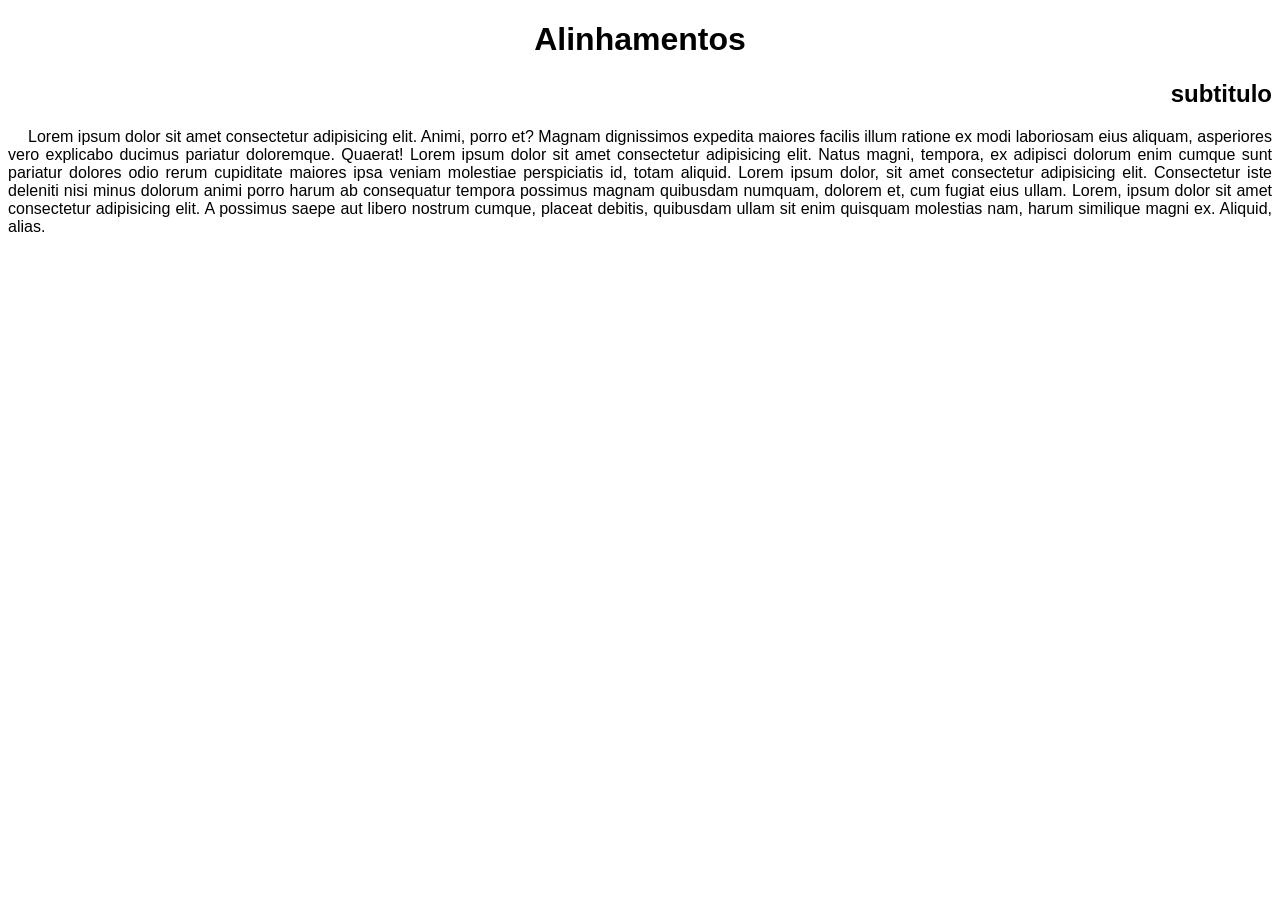
<file: exercicios/alinhamento de texto/index.html>
<!DOCTYPE html>
<html lang="pt-br">
<head>
    <meta charset="UTF-8">
    <meta name="viewport" content="width=device-width, initial-scale=1.0">
    <title>Document</title>
    <link rel="stylesheet" href="style.css">
</head>
<body>
    <h1>Alinhamentos</h1>
    <h2>subtitulo</h2>

    <p>Lorem ipsum dolor sit amet consectetur adipisicing elit. Animi, porro et? Magnam dignissimos expedita maiores facilis illum ratione ex modi laboriosam eius aliquam, asperiores vero explicabo ducimus pariatur doloremque. Quaerat! Lorem ipsum dolor sit amet consectetur adipisicing elit. Natus magni, tempora, ex adipisci dolorum enim cumque sunt pariatur dolores odio rerum cupiditate maiores ipsa veniam molestiae perspiciatis id, totam aliquid. Lorem ipsum dolor, sit amet consectetur adipisicing elit. Consectetur iste deleniti nisi minus dolorum animi porro harum ab consequatur tempora possimus magnam quibusdam numquam, dolorem et, cum fugiat eius ullam. Lorem, ipsum dolor sit amet consectetur adipisicing elit. A possimus saepe aut libero nostrum cumque, placeat debitis, quibusdam ullam sit enim quisquam molestias nam, harum similique magni ex. Aliquid, alias.</p>
</body>
</html>
</file>
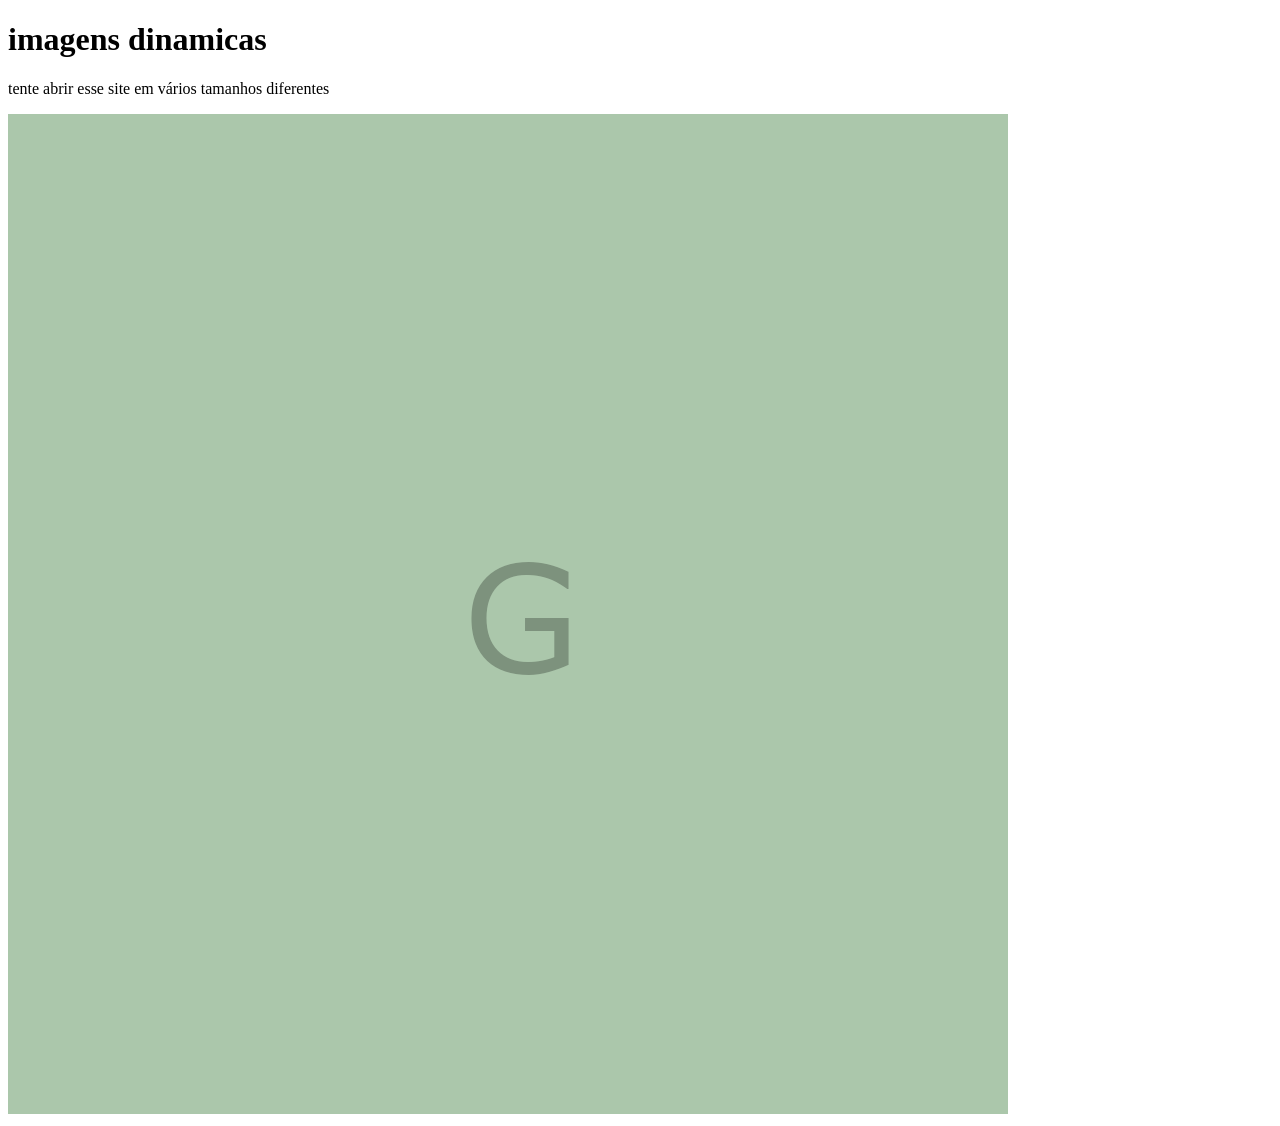
<file: exercicios/ex0013 imagens dinamicas/index.html>
<!DOCTYPE html>
<html lang="pt-br">
<head>
    <meta charset="UTF-8">
    <meta name="viewport" content="width=device-width, initial-scale=1.0">
    <title>Document</title>
</head>
<body>
    <h1>imagens dinamicas</h1>

    <p>tente abrir esse site em vários tamanhos diferentes</p>

    <picture>
        <source media="(max-width: 750px)" srcset="imagens/foto-p.png" type="image/png">
        <source media="(max-width: 1050px )" srcset="imagens/foto-m.png" type="image/png">
        <img src="imagens/foto-g.png" alt="">
    
    </picture>
</body>
</html>
</file>
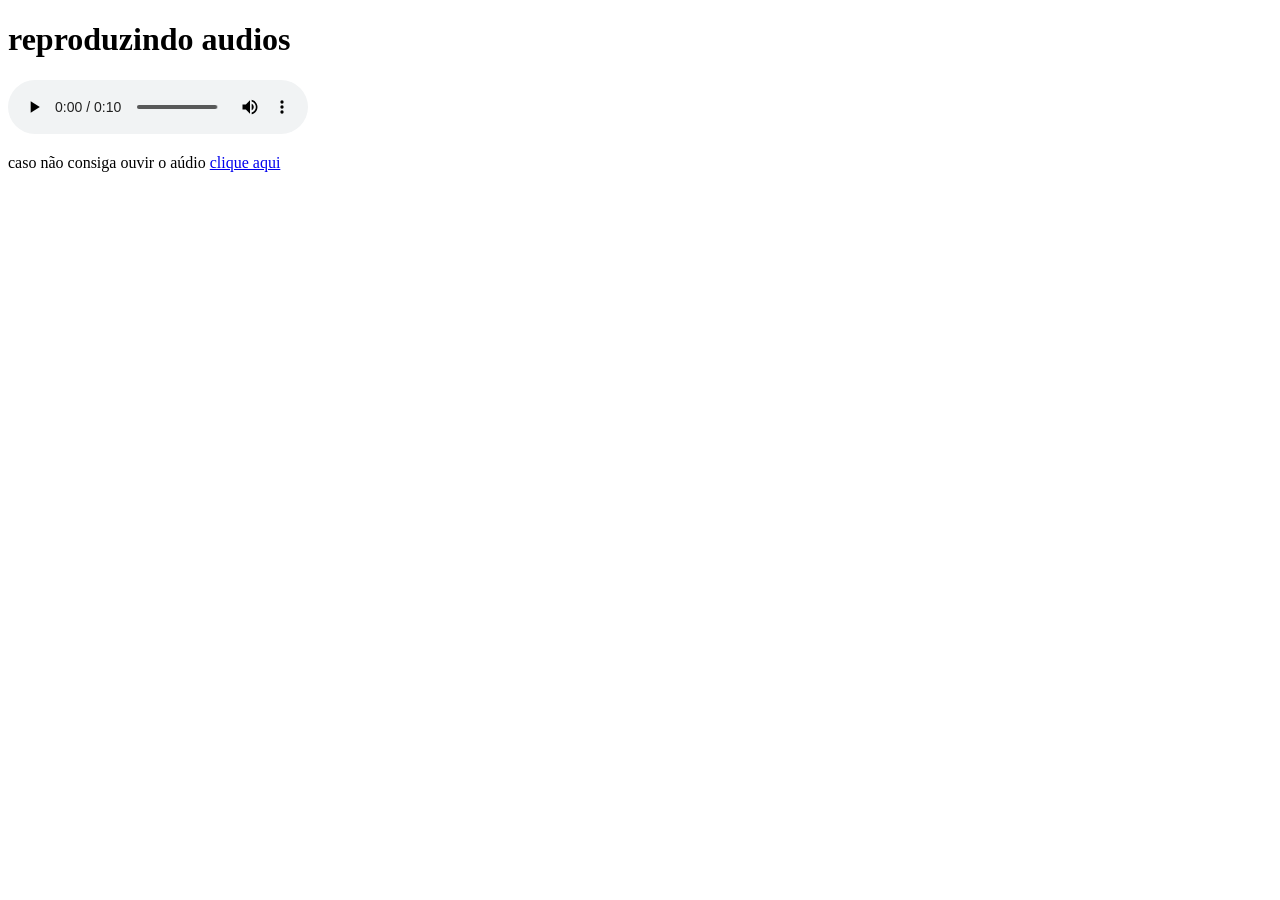
<file: exercicios/ex0014 audio o/index.html>
<!DOCTYPE html>
<html lang="PT-BR">
<head>
    <meta charset="UTF-8">
    <meta name="viewport" content="width=[device-width], initial-scale=1.0">
    <title>Document</title>
</head>
<body>
    <h1>reproduzindo audios</h1>

    

    <audio preload="metadata" autoplay controls loop>

        <source src ="midia/myinstants.mp3" type="audio/mpeg">
        <source src ="midia/myinstants.ogg" type="audio/ogg">
        <source src ="midia/myinstants.wav" type="audio/wav">
    </audio>

    <p>caso não consiga ouvir o aúdio  <a href="midia/myinstants.mp3">clique aqui</a></p>
</body>
</html>
</file>
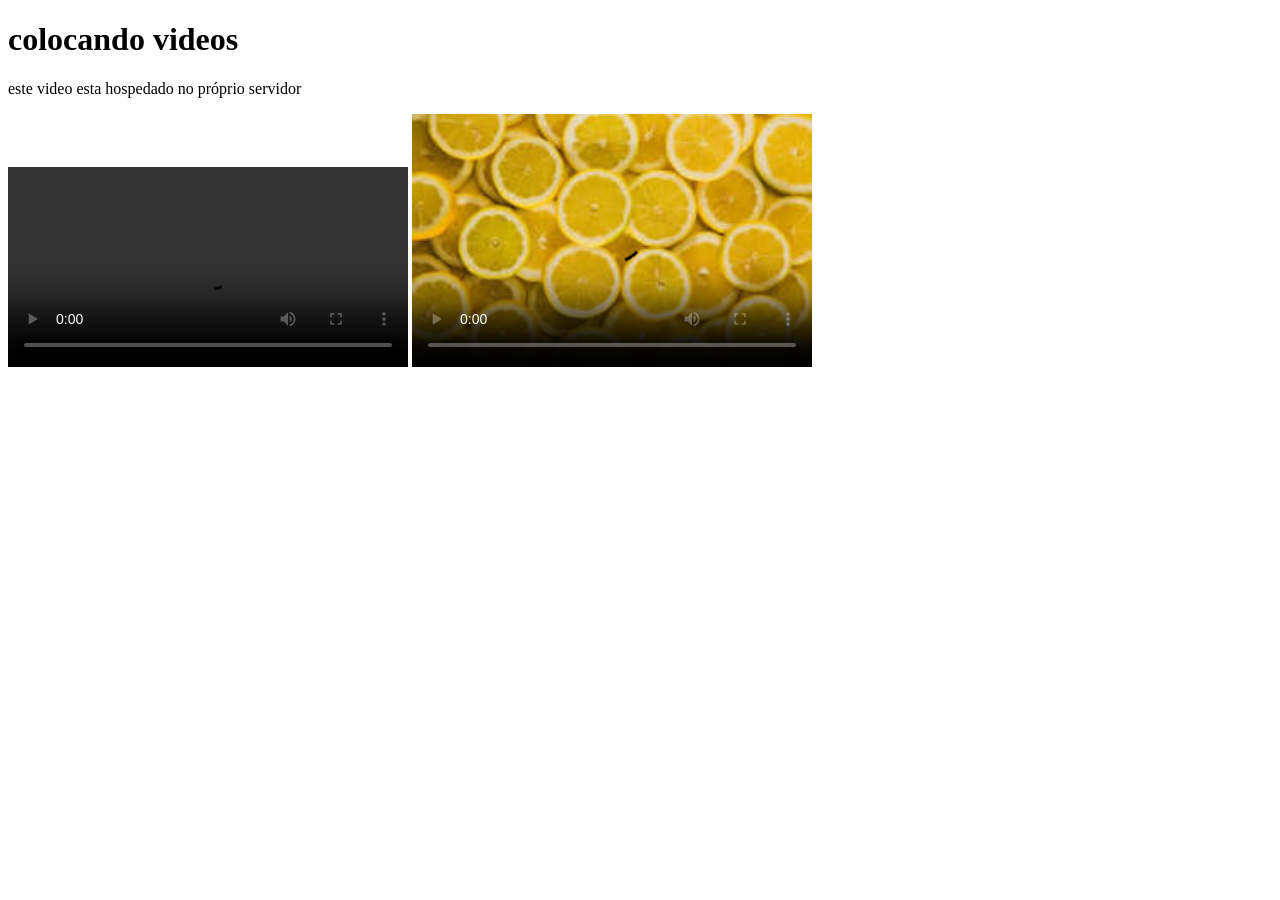
<file: exercicios/ex0015 videos/index.html>
<!DOCTYPE html>
<html lang="pt-br">
<head>
    <meta charset="UTF-8">
    <meta name="viewport" content="width=device-width, initial-scale=1.0">
    <title>Document</title>
</head>
<body>
    <h1>colocando videos</h1>
    <p>este video esta hospedado no próprio servidor</p>
    <video src="video/13633092_1080_1920_30fps.mp4" width="400" controls></video>
    <video controls width="400" poster="img/download.jpg">

        <source src="video/16783428_1440_2560_30fps.mp4" type="mp4">
        <p>da pra por em mp4, web e ogv</p>
    </video>

    
<iframe width="560" height="315" src="https://www.youtube.com/embed/3hng-hmSv2Y?si=hp4LMtykg41abi-x" title="YouTube video player" frameborder="0" allow="accelerometer; autoplay; clipboard-write; encrypted-media; gyroscope; picture-in-picture; web-share" referrerpolicy="strict-origin-when-cross-origin" allowfullscreen></iframe>

   
</body>
</html>
</file>
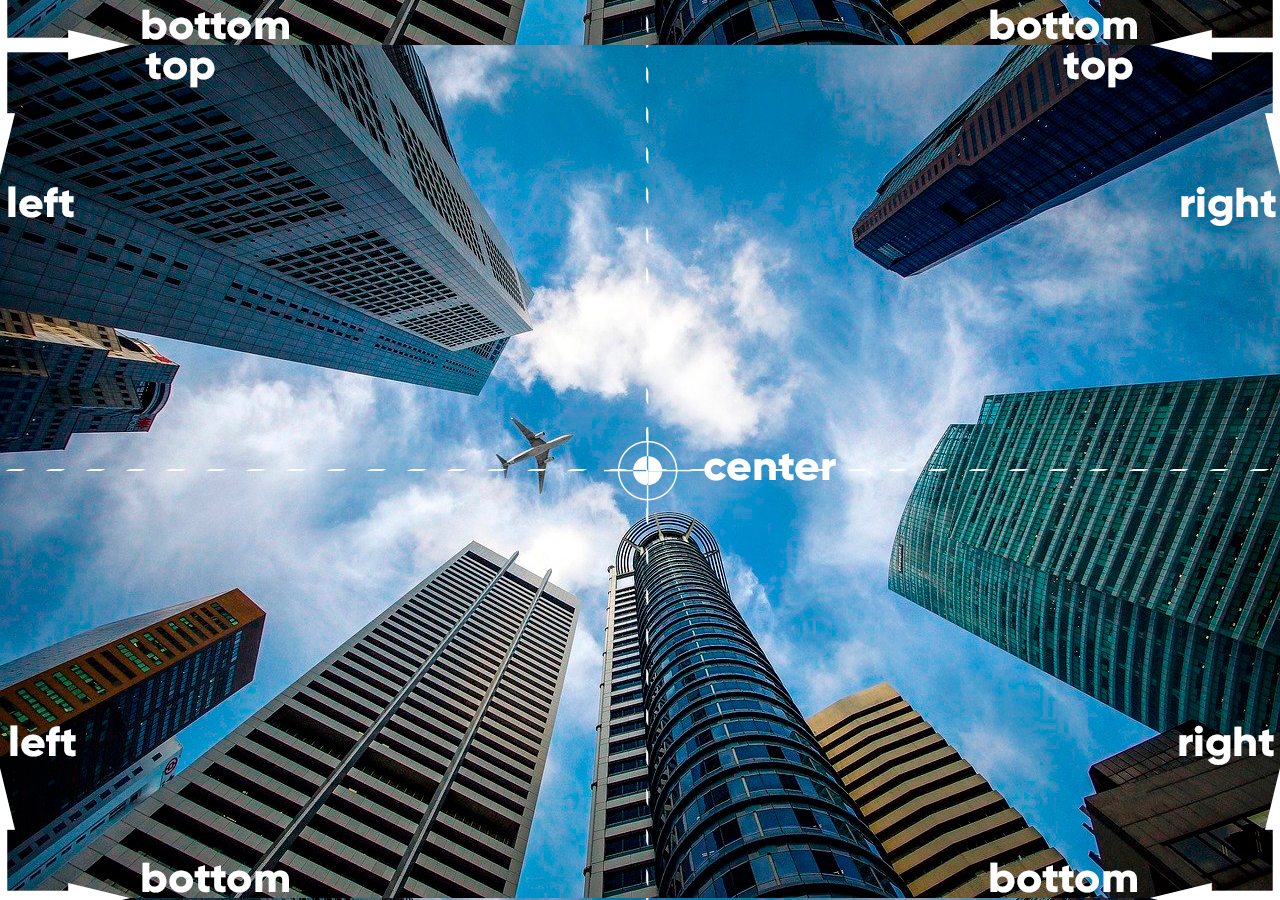
<file: exercicios/ex022/fundo 005.html>
<!DOCTYPE html>
<html lang="pt-br">
<head>
    <meta charset="UTF-8">
    <meta name="viewport" content="width=device-width, initial-scale=1.0">
    <title>posicionamento</title>

    <style>
        body{
            height: 98vh;
            background-image: url(imagens/wallpaper003.jpg);
            background-position: right bottom;

        }
    </style>
</head>
<body>
    
</body>
</html>
</file>
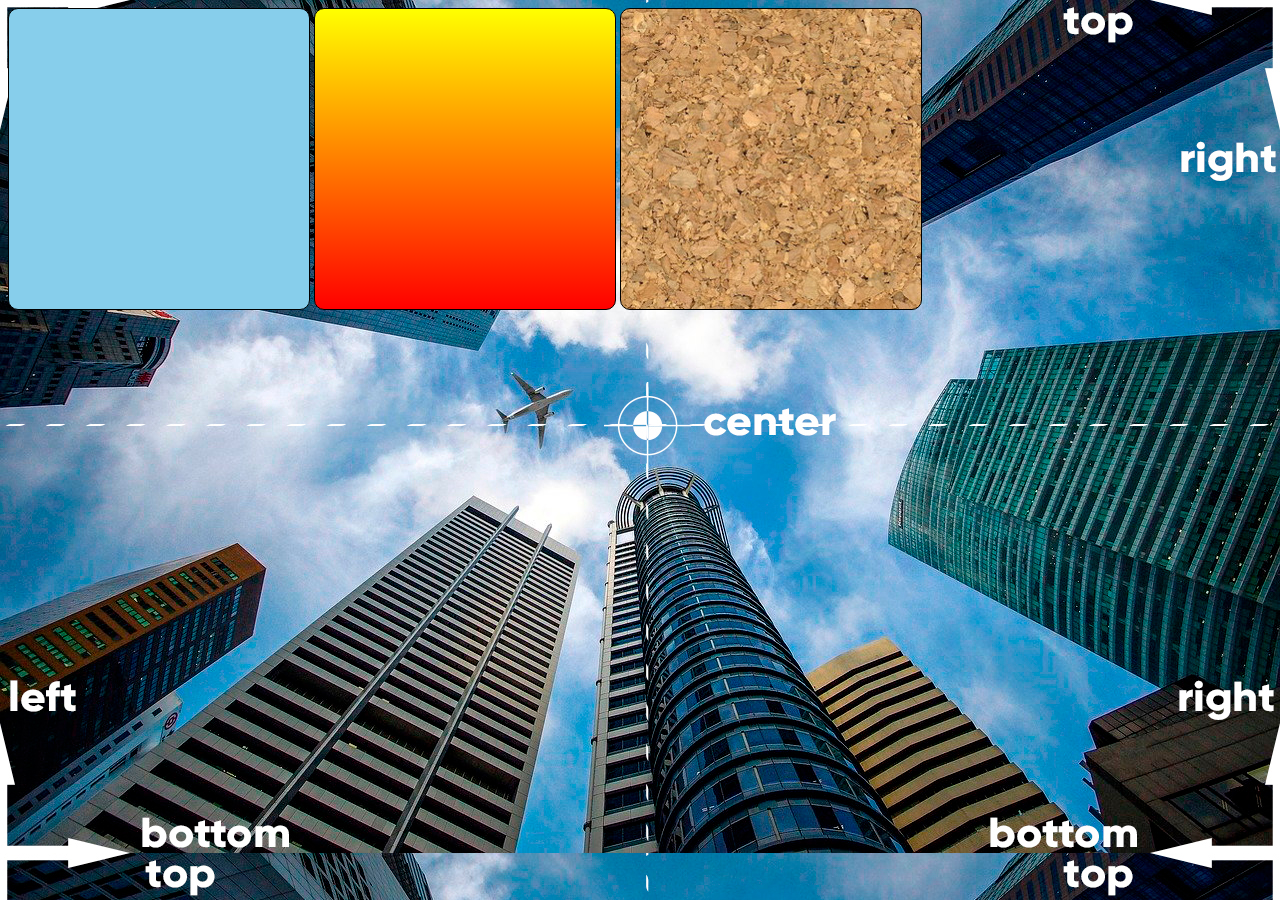
<file: exercicios/ex022/fundo001.html>
<!DOCTYPE html>
<html lang="pt-br">
<head>
    <meta charset="UTF-8">
    <meta name="viewport" content="width=device-width, initial-scale=1.0">
    <title>Teste de imagem de fundo</title>
    <style>
        body{
            background-image: url(imagens/wallpaper003.jpg);
        }
        div.quadrado{
            border: 1px solid black;
            border-radius: 10px ;
            background-color: gray;
            width: 300px;
            height: 300px;
            display: inline-block;
        }
        div#q1{
               background-color: skyblue;
        }
        div#q2{
          background-image: linear-gradient( to bottom, yellow, red);
        }
        div#q3{
        background-image: url(imagens/wallpaper001.jpg);

        }
    </style>
</head>
<body>
     <div class="quadrado" id="q1"></div>
     <div class="quadrado" id="q2"></div>
     <div class="quadrado" id="q3"></div>
</body>
</html>
</file>
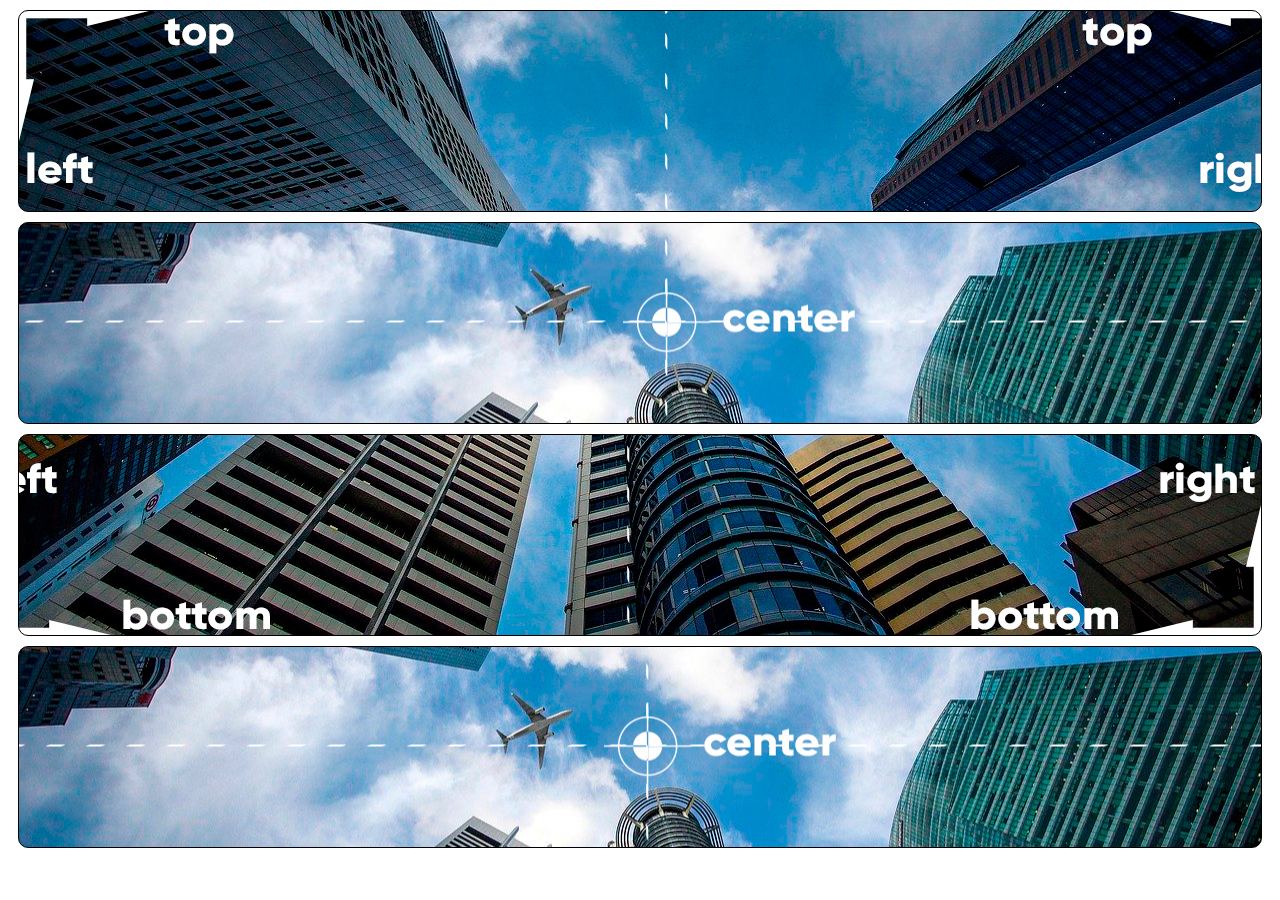
<file: exercicios/ex022/fundo003.html>
<!DOCTYPE html>
<html lang="pt-br">
<head>
    <meta charset="UTF-8">
    <meta name="viewport" content="width=device-width, initial-scale=1.0">
    <title>fundos posição</title>

    <style>
        div.bloco{
            background-image: url(imagens/wallpaper003.jpg);
             height: 200px;
             border: 1px solid black;
             margin: 10px;
             border-radius: 10px ;
        }
        div#q1{
            background-position: left top;
        }
        div#q2{
            background-position: left center;
        }
        div#q3{
            background-position: right bottom;
        }
        div#q4{
            background-position:  center center;
        }

    </style>
</head>
<body>
    <div class="bloco" id="q1"></div>
    <div class="bloco" id="q2"></div>
    <div class="bloco" id="q3"></div>
    <div class="bloco" id="q4"></div>
</body>
</html>
</file>
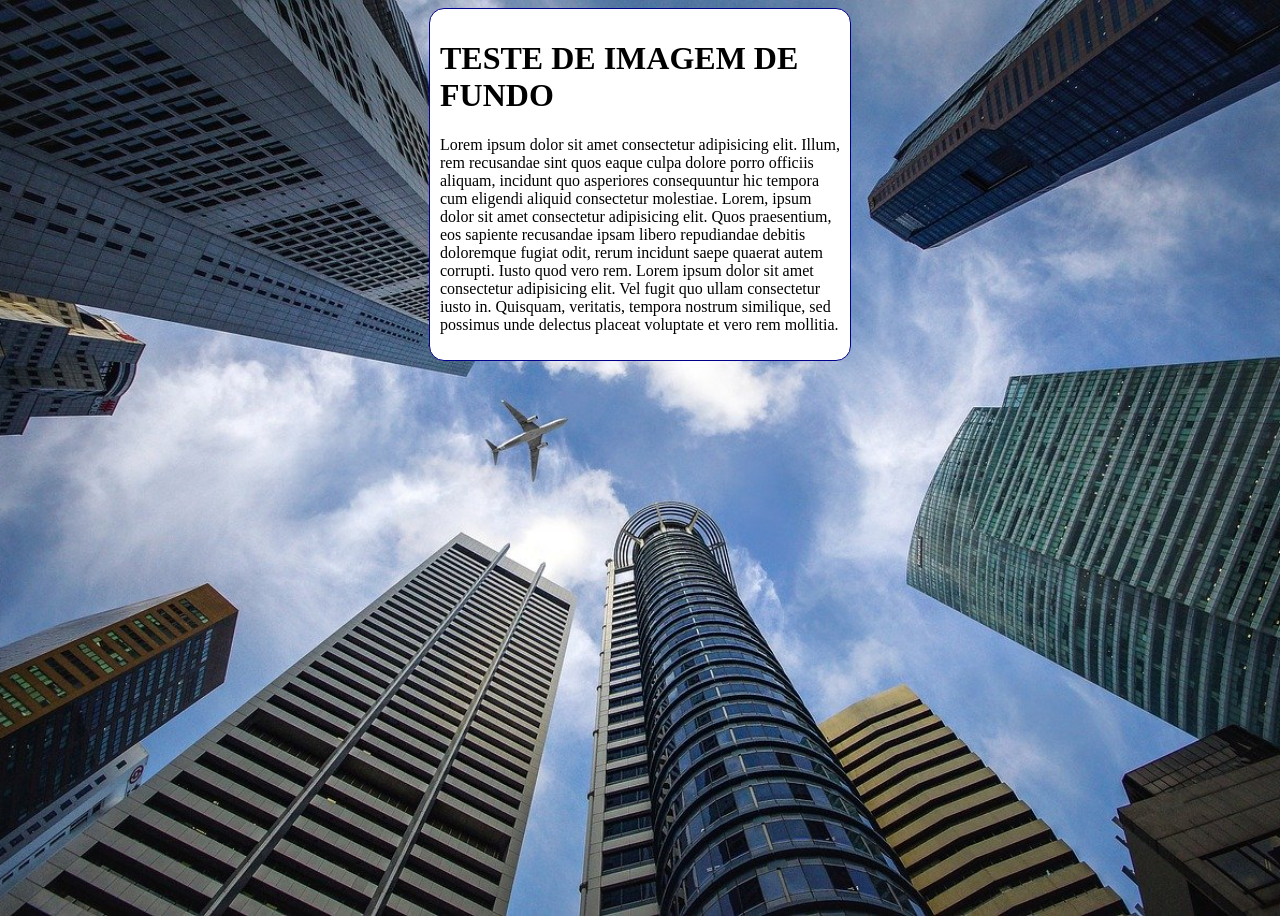
<file: exercicios/ex022/fundo006.html>
<!DOCTYPE html>
<html lang="pt-br">
<head>
    <meta charset="UTF-8">
    <meta name="viewport" content="width=device-width, initial-scale=1.0">
    <title>Document</title>

    <style>
        body{
            height: 100vh;
            background-color: black;
            background-image: url(imagens/wallpaper002.jpg);
            background-position: center top;
            background-repeat:no-repeat ;
            background-size: cover;
        }
        main{
            background-color: white;
            width: 400px;
            padding: 10px;
            margin: auto;
            border: 1px solid darkblue;
            border-radius: 15px;
        }
    </style>
</head>
<body>
    <main>
        <h1>TESTE DE IMAGEM DE FUNDO</h1>

        <p>Lorem ipsum dolor sit amet consectetur adipisicing elit. Illum, rem recusandae sint quos eaque culpa dolore porro officiis aliquam, incidunt quo asperiores consequuntur hic tempora cum eligendi aliquid consectetur molestiae. Lorem, ipsum dolor sit amet consectetur adipisicing elit. Quos praesentium, eos sapiente recusandae ipsam libero repudiandae debitis doloremque fugiat odit, rerum incidunt saepe quaerat autem corrupti. Iusto quod vero rem. Lorem ipsum dolor sit amet consectetur adipisicing elit. Vel fugit quo ullam consectetur iusto in. Quisquam, veritatis, tempora nostrum similique, sed possimus unde delectus placeat voluptate et vero rem mollitia.</p>
    </main>
</body>
</html>
</file>
<file: exercicios/alinhamento de texto/style.css>
body{
    font: normal 16px  arial, verdana, serif;
    text-align: left ;
}
h1{
    text-align: center;
}
h2{
    text-align: right;
}
p{
    text-align: justify;
    text-indent: 20px;
}
</file>
